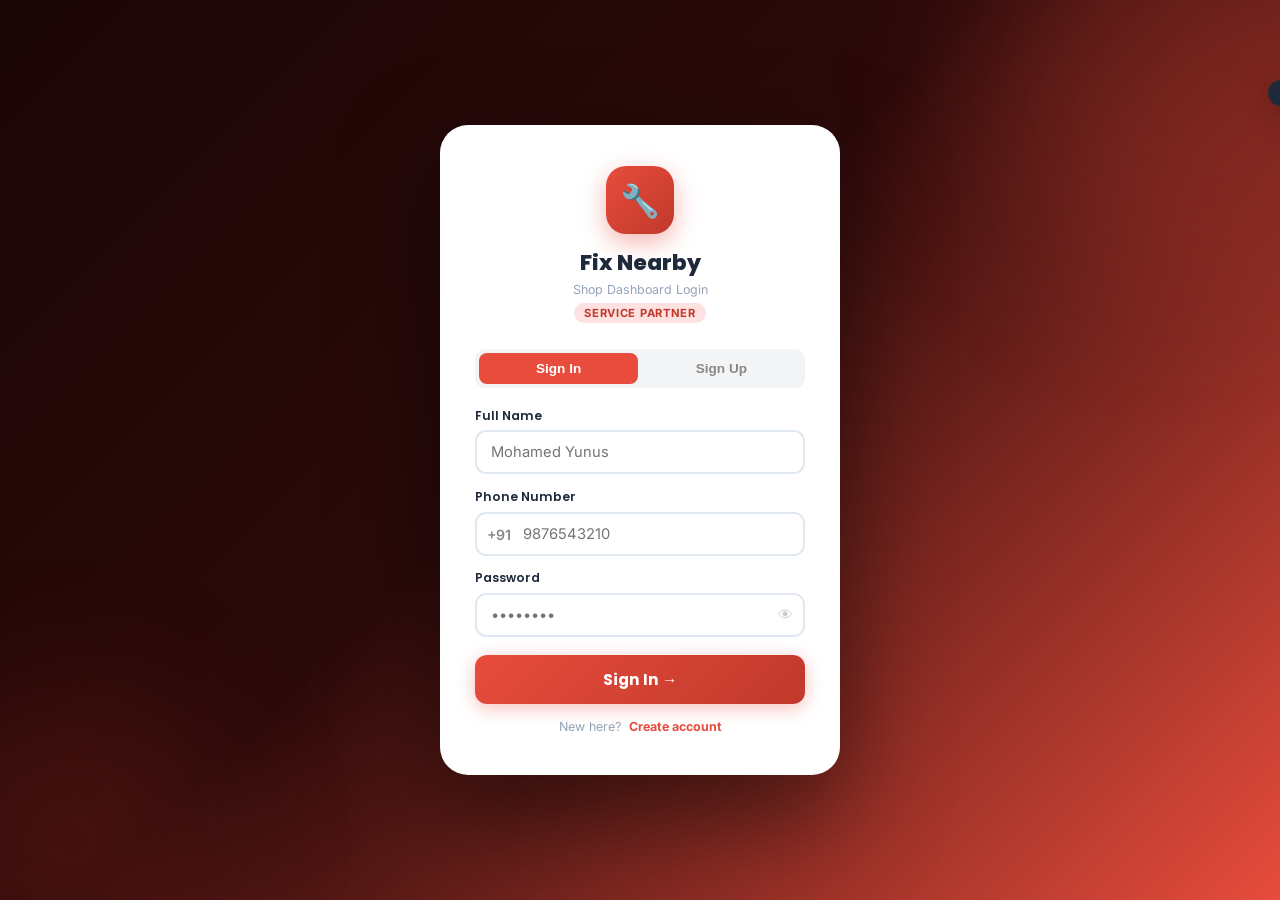
<file: shop_dashboard.html>
<!DOCTYPE html>
<html lang="en">
<head>
<meta charset="UTF-8">
<meta name="viewport" content="width=device-width, initial-scale=1.0">
<title>Fix Nearby — Shop Dashboard</title>
<link href="https://fonts.googleapis.com/css2?family=Poppins:wght@400;600;700;800;900&family=Inter:wght@400;500;600&display=swap" rel="stylesheet">
<style>
    :root {
        --primary: #E74C3C;
        --primary-dark: #C0392B;
        --green: #27AE60;
        --orange: #F39C12;
        --dark: #1e293b;
        --gray: #64748b;
        --light: #f8fafc;
        --border: #e2e8f0;
        --radius: 16px;
        --shadow: 0 4px 20px rgba(0,0,0,.08);
        --shadow-lg: 0 12px 40px rgba(0,0,0,.14);
    }
    * { margin:0; padding:0; box-sizing:border-box; }
    body { font-family:'Inter',sans-serif; background:var(--light); color:var(--dark); min-height:100vh; }

    /* ── LOGIN PAGE ── */
    #shopLogin {
        position:fixed; inset:0; z-index:9999;
        display:flex; align-items:center; justify-content:center;
        background:linear-gradient(135deg,#1a0505 0%,#2C0A0A 45%,#E74C3C 100%);
        transition:opacity .5s, transform .5s;
    }
    #shopLogin.gone { opacity:0; pointer-events:none; transform:scale(1.04); }
    .sl-blob { position:absolute; border-radius:50%; filter:blur(80px); opacity:.2; pointer-events:none; }
    .sl-blob1 { width:400px;height:400px;background:#E74C3C;top:-120px;right:-100px; }
    .sl-blob2 { width:280px;height:280px;background:#C0392B;bottom:-80px;left:-70px; }
    .sl-card {
        position:relative; z-index:2;
        background:#fff; border-radius:28px; padding:2.6rem 2.2rem;
        width:90%; max-width:400px;
        box-shadow:0 40px 100px rgba(0,0,0,.5);
        animation:slRise .55s cubic-bezier(.34,1.56,.64,1);
    }
    @keyframes slRise { from{transform:translateY(60px) scale(.95);opacity:0} to{transform:none;opacity:1} }
    .sl-logo { text-align:center; margin-bottom:1.6rem; }
    .sl-logo-icon {
        width:68px; height:68px; border-radius:20px;
        background:linear-gradient(135deg,#E74C3C,#C0392B);
        display:flex; align-items:center; justify-content:center;
        font-size:2rem; margin:0 auto .7rem;
        box-shadow:0 8px 24px rgba(231,76,60,.4);
    }
    .sl-logo h2 { font-family:'Poppins',sans-serif; font-size:1.35rem; font-weight:800; color:var(--dark); margin:0; }
    .sl-logo p { font-size:.78rem; color:#94a3b8; margin:.2rem 0 0; }
    .sl-badge {
        display:inline-block; background:#fee2e2; color:#c0392b;
        font-size:.7rem; font-weight:700; text-transform:uppercase;
        letter-spacing:.06em; padding:3px 10px; border-radius:999px; margin-top:.4rem;
    }
    .sl-field { margin-bottom:.85rem; }
    .sl-field label { display:block; font-size:.76rem; font-weight:600; color:var(--dark); margin-bottom:.35rem; font-family:'Poppins',sans-serif; }
    .sl-field input {
        width:100%; padding:11px 14px; border:2px solid var(--border);
        border-radius:11px; font-size:.92rem; outline:none;
        transition:border .2s; box-sizing:border-box; color:var(--dark);
        font-family:'Inter',sans-serif;
    }
    .sl-field input:focus { border-color:var(--primary); }
    .sl-row { display:flex; gap:.6rem; }
    .sl-row .sl-field { flex:1; }
    .sl-submit {
        width:100%; padding:13px;
        background:linear-gradient(135deg,#E74C3C,#C0392B);
        color:#fff; border:none; border-radius:12px;
        font-size:.95rem; font-weight:700; font-family:'Poppins',sans-serif;
        cursor:pointer; box-shadow:0 4px 18px rgba(231,76,60,.35);
        transition:all .2s; margin-top:.3rem;
    }
    .sl-submit:hover { transform:translateY(-2px); box-shadow:0 8px 26px rgba(231,76,60,.42); }
    .sl-error {
        background:#fee2e2; color:#c0392b; border-radius:10px;
        padding:9px 13px; font-size:.82rem; font-weight:600;
        margin-bottom:.8rem; display:none;
    }

    /* ── DASHBOARD ── */
    #dashboard { display:none; flex-direction:column; min-height:100vh; }

    /* Topbar */
    .db-topbar {
        background:#fff; border-bottom:1px solid var(--border);
        padding:0 1.5rem; height:64px;
        display:flex; align-items:center; justify-content:space-between;
        position:sticky; top:0; z-index:100;
        box-shadow:0 2px 10px rgba(0,0,0,.06);
    }
    .db-brand { display:flex; align-items:center; gap:.7rem; }
    .db-brand-icon {
        width:38px; height:38px; border-radius:10px;
        background:linear-gradient(135deg,#E74C3C,#C0392B);
        display:flex; align-items:center; justify-content:center;
        font-size:1.1rem;
    }
    .db-brand h1 { font-family:'Poppins',sans-serif; font-size:1.1rem; font-weight:800; color:var(--dark); }
    .db-brand span { font-size:.72rem; color:#94a3b8; font-weight:500; display:block; line-height:1; }
    .db-user { display:flex; align-items:center; gap:.8rem; }
    .db-user-name { font-family:'Poppins',sans-serif; font-size:.85rem; font-weight:700; color:var(--dark); }
    .db-logout {
        padding:7px 14px; background:var(--light); border:1.5px solid var(--border);
        border-radius:8px; font-size:.8rem; font-weight:600; cursor:pointer;
        font-family:'Poppins',sans-serif; color:var(--gray); transition:all .2s;
    }
    .db-logout:hover { border-color:var(--primary); color:var(--primary); }

    /* Stats bar */
    .db-stats {
        display:grid; grid-template-columns:repeat(3,1fr);
        gap:1rem; padding:1.2rem 1.5rem;
        background:#fff; border-bottom:1px solid var(--border);
    }
    .db-stat {
        background:var(--light); border-radius:14px;
        padding:1rem 1.2rem; border:1.5px solid var(--border);
        display:flex; align-items:center; gap:.9rem;
    }
    .db-stat-ico {
        width:42px; height:42px; border-radius:11px;
        display:flex; align-items:center; justify-content:center;
        font-size:1.3rem; flex-shrink:0;
    }
    .db-stat .ds-num { font-family:'Poppins',sans-serif; font-size:1.5rem; font-weight:900; line-height:1; }
    .db-stat .ds-lbl { font-size:.72rem; color:var(--gray); font-weight:600; margin-top:.2rem; }

    /* OTP Entry */
    .db-otp-bar {
        background:#fff; border-bottom:1px solid var(--border);
        padding:1rem 1.5rem;
        display:flex; align-items:center; gap:.8rem;
        flex-wrap:wrap;
    }
    .db-otp-bar label { font-family:'Poppins',sans-serif; font-size:.88rem; font-weight:700; color:var(--dark); white-space:nowrap; }
    .otp-input-wrap { display:flex; gap:.4rem; align-items:center; flex:1; max-width:320px; }
    .otp-input-wrap input {
        flex:1; padding:10px 14px; border:2px solid var(--border);
        border-radius:10px; font-size:1.1rem; font-weight:700;
        letter-spacing:.2em; text-align:center;
        font-family:'Poppins',sans-serif; outline:none;
        transition:border .2s; color:var(--dark);
    }
    .otp-input-wrap input:focus { border-color:var(--primary); }
    .otp-verify-btn {
        padding:10px 20px; background:linear-gradient(135deg,#E74C3C,#C0392B);
        color:#fff; border:none; border-radius:10px;
        font-size:.88rem; font-weight:700; font-family:'Poppins',sans-serif;
        cursor:pointer; white-space:nowrap; transition:all .2s;
        box-shadow:0 3px 12px rgba(231,76,60,.3);
    }
    .otp-verify-btn:hover { transform:translateY(-1px); box-shadow:0 6px 18px rgba(231,76,60,.4); }
    .otp-msg { font-size:.82rem; font-weight:600; }
    .otp-msg.ok { color:var(--green); }
    .otp-msg.err { color:var(--primary); }

    /* Job list */
    .db-main { padding:1.2rem 1.5rem; flex:1; }
    .db-section-title {
        font-family:'Poppins',sans-serif; font-size:1rem; font-weight:800;
        color:var(--dark); margin-bottom:.9rem;
        display:flex; align-items:center; gap:.5rem;
    }
    .db-count-badge {
        background:var(--primary); color:#fff;
        font-size:.7rem; font-weight:800; padding:2px 8px;
        border-radius:999px; font-family:'Poppins',sans-serif;
    }

    /* Job card */
    .job-card {
        background:#fff; border-radius:18px; padding:1.1rem 1.2rem;
        border:1.5px solid var(--border); margin-bottom:.8rem;
        display:flex; align-items:center; gap:1rem;
        transition:all .25s; position:relative; overflow:hidden;
    }
    .job-card::before {
        content:''; position:absolute; left:0; top:0; bottom:0;
        width:4px; background:var(--orange);
        border-radius:4px 0 0 4px;
    }
    .job-card.completed::before { background:var(--green); }
    .job-card:hover { box-shadow:var(--shadow); transform:translateY(-2px); }

    .job-thumb {
        width:56px; height:56px; border-radius:12px;
        object-fit:cover; flex-shrink:0; border:2px solid var(--border);
    }
    .job-thumb-placeholder {
        width:56px; height:56px; border-radius:12px;
        background:var(--light); border:2px solid var(--border);
        display:flex; align-items:center; justify-content:center;
        font-size:1.5rem; flex-shrink:0;
    }
    .job-info { flex:1; min-width:0; }
    .job-info .ji-name { font-family:'Poppins',sans-serif; font-size:.9rem; font-weight:700; color:var(--dark); }
    .job-info .ji-detail { font-size:.78rem; color:var(--gray); margin-top:.2rem; }
    .job-info .ji-otp { 
        display:inline-block; margin-top:.35rem;
        background:#fee2e2; color:#c0392b;
        font-size:.72rem; font-weight:800; padding:2px 9px;
        border-radius:6px; letter-spacing:.08em; font-family:'Poppins',sans-serif;
    }
    .job-info .ji-time { font-size:.72rem; color:#94a3b8; margin-top:.2rem; }

    .job-right { display:flex; flex-direction:column; align-items:flex-end; gap:.5rem; }
    .job-status {
        font-size:.72rem; font-weight:700; padding:4px 12px;
        border-radius:999px; white-space:nowrap;
        font-family:'Poppins',sans-serif;
    }
    .job-status.pending { background:#fff3cd; color:#856404; }
    .job-status.completed { background:#d1fae5; color:#065f46; }

    .job-complete-btn {
        padding:7px 14px; border:none; border-radius:9px;
        font-size:.78rem; font-weight:700; font-family:'Poppins',sans-serif;
        cursor:pointer; transition:all .2s; white-space:nowrap;
        background:linear-gradient(135deg,#27AE60,#1E8449);
        color:#fff; box-shadow:0 2px 10px rgba(39,174,96,.3);
    }
    .job-complete-btn:hover { transform:translateY(-1px); box-shadow:0 4px 14px rgba(39,174,96,.4); }
    .job-complete-btn.done { background:#d1fae5; color:#065f46; box-shadow:none; cursor:default; }

    /* Empty */
    .db-empty {
        text-align:center; padding:3rem 1rem;
        color:var(--gray);
    }
    .db-empty .de-icon { font-size:3rem; margin-bottom:.75rem; }
    .db-empty h3 { font-family:'Poppins',sans-serif; font-size:1rem; font-weight:700; color:var(--dark); margin-bottom:.4rem; }
    .db-empty p { font-size:.84rem; }

    /* Back button */
    .db-back-btn {
        display:inline-flex; align-items:center; gap:.5rem;
        padding:8px 16px; background:var(--light); border:1.5px solid var(--border);
        border-radius:10px; font-size:.82rem; font-weight:600;
        font-family:'Poppins',sans-serif; color:var(--gray);
        cursor:pointer; transition:all .2s; text-decoration:none;
        margin-bottom:1rem;
    }
    .db-back-btn:hover { border-color:var(--primary); color:var(--primary); }

    /* Toast */
    .db-toast {
        position:fixed; top:80px; right:20px; z-index:99999;
        background:#1e293b; color:#fff; border-radius:14px;
        padding:.8rem 1.2rem; font-size:.85rem; font-weight:600;
        font-family:'Poppins',sans-serif;
        box-shadow:0 8px 30px rgba(0,0,0,.25);
        transform:translateX(120%); transition:transform .4s cubic-bezier(.34,1.56,.64,1);
        display:flex; align-items:center; gap:.6rem; max-width:280px;
    }
    .db-toast.show { transform:translateX(0); }
    .db-toast.t-ok { border-left:4px solid var(--green); }
    .db-toast.t-err { border-left:4px solid var(--primary); }

    /* Confirm complete modal */
    #confirmModal {
        display:none; position:fixed; inset:0; z-index:9998;
        align-items:center; justify-content:center;
        background:rgba(0,0,0,.6); backdrop-filter:blur(6px);
    }
    #confirmModal.open { display:flex; animation:cfFade .25s ease; }
    @keyframes cfFade { from{opacity:0} to{opacity:1} }
    .cf-card {
        background:#fff; border-radius:24px; padding:2rem 1.8rem;
        width:90%; max-width:360px; text-align:center;
        box-shadow:0 30px 80px rgba(0,0,0,.25);
        animation:cfPop .4s cubic-bezier(.34,1.56,.64,1);
    }
    @keyframes cfPop { from{transform:scale(.85);opacity:0} to{transform:scale(1);opacity:1} }
    .cf-icon { font-size:3rem; margin-bottom:.75rem; }
    .cf-card h3 { font-family:'Poppins',sans-serif; font-size:1.1rem; font-weight:800; color:var(--dark); margin-bottom:.4rem; }
    .cf-card p { font-size:.83rem; color:var(--gray); margin-bottom:1.3rem; line-height:1.6; }
    .cf-btns { display:flex; gap:.7rem; }
    .cf-yes {
        flex:1; padding:12px; background:linear-gradient(135deg,#27AE60,#1E8449);
        color:#fff; border:none; border-radius:12px;
        font-size:.9rem; font-weight:700; font-family:'Poppins',sans-serif; cursor:pointer;
        box-shadow:0 4px 14px rgba(39,174,96,.35); transition:all .2s;
    }
    .cf-yes:hover { transform:translateY(-1px); }
    .cf-no {
        flex:1; padding:12px; background:var(--light); color:var(--dark);
        border:1.5px solid var(--border); border-radius:12px;
        font-size:.9rem; font-weight:600; font-family:'Poppins',sans-serif; cursor:pointer; transition:all .2s;
    }
    .cf-no:hover { background:var(--border); }

    @media(max-width:600px) {
        .db-stats { grid-template-columns:1fr 1fr; }
        .db-stats .db-stat:last-child { grid-column:span 2; }
        .db-otp-bar { flex-direction:column; align-items:flex-start; }
    }
</style>
</head>
<body>

<!-- ═══ SHOP LOGIN ═══ -->
<div id="shopLogin">
    <div class="sl-blob sl-blob1"></div>
    <div class="sl-blob sl-blob2"></div>
    <div class="sl-card">
        <div class="sl-logo">
            <div class="sl-logo-icon">🔧</div>
            <h2>Fix Nearby</h2>
            <p id="slSubtitle">Shop Dashboard Login</p>
            <span class="sl-badge">Service Partner</span>
        </div>

        <!-- Tab switcher -->
        <div style="display:flex;background:#f3f4f6;border-radius:10px;padding:4px;margin-bottom:1.2rem;gap:4px">
            <button id="tabSignIn" onclick="switchTab('signin')"
                style="flex:1;padding:8px;border:none;border-radius:8px;font-size:.85rem;font-weight:700;cursor:pointer;transition:all .2s;background:#e74c3c;color:#fff">
                Sign In
            </button>
            <button id="tabSignUp" onclick="switchTab('signup')"
                style="flex:1;padding:8px;border:none;border-radius:8px;font-size:.85rem;font-weight:700;cursor:pointer;transition:all .2s;background:transparent;color:#888">
                Sign Up
            </button>
        </div>

        <div class="sl-error" id="slError">Please check your details.</div>
        <div id="slSuccess" style="display:none;background:#d1fae5;color:#065f46;border-radius:8px;padding:10px 12px;font-size:.82rem;font-weight:600;margin-bottom:.8rem;text-align:center"></div>

        <!-- Full name -->
        <div class="sl-field">
            <label>Full Name</label>
            <input type="text" id="slName" placeholder="Mohamed Yunus" autocomplete="name">
        </div>

        <!-- Phone -->
        <div class="sl-field">
            <label>Phone Number</label>
            <div style="position:relative">
                <span style="position:absolute;left:12px;top:50%;transform:translateY(-50%);color:#888;font-size:.88rem;pointer-events:none;font-weight:600">+91</span>
                <input type="tel" id="slPhone" placeholder="9876543210" maxlength="10"
                    style="padding-left:46px"
                    oninput="this.value=this.value.replace(/\D/g,'').slice(0,10);validatePhone(this)"
                    autocomplete="tel">
            </div>
            <div id="phoneErr" style="font-size:.72rem;color:#e74c3c;margin-top:3px;display:none">
                Phone number must be exactly 10 digits.
            </div>
        </div>

        <!-- Password -->
        <div class="sl-field" style="position:relative">
            <label>Password</label>
            <input type="password" id="slPass" placeholder="••••••••" autocomplete="current-password">
            <button type="button" onclick="togglePassVis()"
                id="passEye"
                style="position:absolute;right:10px;top:36px;background:none;border:none;cursor:pointer;padding:2px;color:#aaa;font-size:.95rem;line-height:1;opacity:.6"
                title="Show / hide password">&#x1F441;</button>
        </div>

        <!-- Confirm password (signup only) -->
        <div class="sl-field" id="confirmWrap" style="display:none;position:relative">
            <label>Confirm Password</label>
            <input type="password" id="slConfirm" placeholder="••••••••" autocomplete="new-password">
        </div>

        <button class="sl-submit" id="slBtn" onclick="handleAuth()">Sign In →</button>

        <p style="text-align:center;font-size:.78rem;color:#94a3b8;margin:.9rem 0 0">
            <span id="switchHint">New here?</span>
            <a href="#" onclick="switchTab(currentTab==='signin'?'signup':'signin');return false"
               style="color:#e74c3c;font-weight:700;text-decoration:none;margin-left:4px"
               id="switchLink">Create account</a>
        </p>
    </div>
</div>

<!-- ═══ DASHBOARD ═══ -->
<div id="dashboard">
    <!-- Topbar -->
    <div class="db-topbar">
        <div class="db-brand">
            <div class="db-brand-icon">🔧</div>
            <div>
                <h1>Fix Nearby</h1>
                <span id="dbShopName">Shop Dashboard</span>
            </div>
        </div>
        <div class="db-user">
            <div class="db-user-name" id="dbUserName">Shop Owner</div>
            <button class="db-logout" onclick="shopLogout()">Logout</button>
        </div>
    </div>

    <!-- Stats -->
    <div class="db-stats">
        <div class="db-stat">
            <div class="db-stat-ico" style="background:#fee2e2">📋</div>
            <div>
                <div class="ds-num" id="statTotal" style="color:#e74c3c">0</div>
                <div class="ds-lbl">Total Jobs</div>
            </div>
        </div>
        <div class="db-stat">
            <div class="db-stat-ico" style="background:#fff3cd">⏳</div>
            <div>
                <div class="ds-num" id="statPending" style="color:#f39c12">0</div>
                <div class="ds-lbl">Pending</div>
            </div>
        </div>
        <div class="db-stat">
            <div class="db-stat-ico" style="background:#d1fae5">✅</div>
            <div>
                <div class="ds-num" id="statDone" style="color:#27ae60">0</div>
                <div class="ds-lbl">Completed</div>
            </div>
        </div>
    </div>

    <!-- OTP verify bar -->
    <div class="db-otp-bar">
        <label>🔐 Verify Customer OTP:</label>
        <div class="otp-input-wrap">
            <input type="text" id="otpInput" maxlength="6" placeholder="Enter 6-digit OTP"
                   oninput="this.value=this.value.replace(/\D/g,'')">
            <button class="otp-verify-btn" onclick="verifyOTP()">Verify & Add</button>
        </div>
        <span class="otp-msg" id="otpMsg"></span>
    </div>

    <!-- Job list -->
    <div class="db-main">
        <a href="index.html" class="db-back-btn">← Back to Fix Nearby</a>

        <div class="db-section-title">
            ⏳ Pending Jobs
            <span class="db-count-badge" id="pendingCount">0</span>
        </div>
        <div id="pendingList"></div>

        <div class="db-section-title" style="margin-top:1.5rem">
            ✅ Completed Jobs
            <span class="db-count-badge" id="doneCount" style="background:#27ae60">0</span>
        </div>
        <div id="completedList"></div>
    </div>
</div>

<!-- Confirm modal -->
<div id="confirmModal">
    <div class="cf-card">
        <div class="cf-icon">✅</div>
        <h3>Mark as Complete?</h3>
        <p id="cfMsg">Are you sure the repair is done? This will notify the customer.</p>
        <div class="cf-btns">
            <button class="cf-yes" onclick="confirmComplete()">Yes, Complete</button>
            <button class="cf-no" onclick="closeConfirm()">Cancel</button>
        </div>
    </div>
</div>

<!-- Toast -->
<div class="db-toast" id="dbToast"></div>

<script>
// ══════════════════════════════════════
// DATA — localStorage keys
// ══════════════════════════════════════
const JOBS_KEY   = 'shopDashboardJobs';   // shop's own job list
const HIST_KEY   = 'fixNearbyHistory';    // shared with user index.html

let shopJobs    = JSON.parse(localStorage.getItem(JOBS_KEY)  || '[]');
let shopProfile = JSON.parse(localStorage.getItem('shopProfile') || 'null');
let _pendingCompleteId = null;

// ══════════════════════════════════════
// LOGIN
// ══════════════════════════════════════
// ── TAB STATE ───────────────────────────────────────────────────────────
let currentTab = 'signin';

function switchTab(tab) {
    currentTab = tab;
    const isSignup = tab === 'signup';

    // Tab button styles
    document.getElementById('tabSignIn').style.background  = isSignup ? 'transparent' : '#e74c3c';
    document.getElementById('tabSignIn').style.color       = isSignup ? '#888' : '#fff';
    document.getElementById('tabSignUp').style.background  = isSignup ? '#e74c3c' : 'transparent';
    document.getElementById('tabSignUp').style.color       = isSignup ? '#fff' : '#888';

    // Show/hide confirm password
    document.getElementById('confirmWrap').style.display = isSignup ? 'block' : 'none';

    // Update button text & subtitle
    document.getElementById('slBtn').textContent      = isSignup ? 'Create Account →' : 'Sign In →';
    document.getElementById('slSubtitle').textContent = isSignup ? 'Create your account' : 'Shop Dashboard Login';
    document.getElementById('switchHint').textContent  = isSignup ? 'Already have an account?' : 'New here?';
    document.getElementById('switchLink').textContent  = isSignup ? 'Sign in' : 'Create account';

    // Clear errors & messages
    document.getElementById('slError').style.display   = 'none';
    document.getElementById('slSuccess').style.display = 'none';
    document.getElementById('phoneErr').style.display  = 'none';
    document.getElementById('slPass').value    = '';
    document.getElementById('slConfirm').value = '';
}

// ── VALIDATION HELPERS ───────────────────────────────────────────────────
function validatePhone(input) {
    const err = document.getElementById('phoneErr');
    err.style.display = (input.value.length > 0 && input.value.length < 10) ? 'block' : 'none';
}

function togglePassVis() {
    const inp = document.getElementById('slPass');
    const eye = document.getElementById('passEye');
    inp.type = inp.type === 'password' ? 'text' : 'password';
    eye.style.opacity = inp.type === 'text' ? '1' : '0.6';
}

// ── SIGNUP ───────────────────────────────────────────────────────────────
function shopSignup() {
    const name    = document.getElementById('slName').value.trim();
    const phone   = document.getElementById('slPhone').value.replace(/\D/g,'');
    const pass    = document.getElementById('slPass').value;
    const confirm = document.getElementById('slConfirm').value;

    if (!name)              { showErr('Please enter your full name.'); return; }
    if (phone.length !== 10){ document.getElementById('phoneErr').style.display='block'; showErr('Enter a valid 10-digit phone number.'); return; }
    if (pass.length < 4)    { showErr('Password must be at least 4 characters.'); return; }
    if (pass !== confirm)   { showErr('Passwords do not match.'); return; }

    // Check if already registered
    const existing = JSON.parse(localStorage.getItem('shopProfile') || 'null');
    if (existing && existing.phone === phone) {
        showErr('This phone number is already registered. Please sign in.'); return;
    }

    // Save new account
    const profile = { name, phone, pass };
    localStorage.setItem('shopProfile', JSON.stringify(profile));
    shopProfile = profile;

    showSuccess('Account created! Signing you in...');
    setTimeout(() => enterDashboard(name), 1200);
}

// ── SIGNIN ───────────────────────────────────────────────────────────────
function shopLogin() {
    const phone = document.getElementById('slPhone').value.replace(/\D/g,'');
    const pass  = document.getElementById('slPass').value;

    if (phone.length !== 10){ document.getElementById('phoneErr').style.display='block'; showErr('Enter a valid 10-digit phone number.'); return; }
    if (!pass)               { showErr('Please enter your password.'); return; }

    const saved = JSON.parse(localStorage.getItem('shopProfile') || 'null');
    if (!saved)              { showErr('No account found. Please sign up first.'); return; }
    if (saved.phone !== phone || saved.pass !== pass) {
        showErr('Phone number or password is incorrect.'); return;
    }

    enterDashboard(saved.name);
}

// ── COMBINED HANDLER ─────────────────────────────────────────────────────
function handleAuth() {
    currentTab === 'signup' ? shopSignup() : shopLogin();
}

function enterDashboard(name) {
    document.getElementById('shopLogin').classList.add('gone');
    setTimeout(() => {
        document.getElementById('shopLogin').style.display = 'none';
        document.getElementById('dashboard').style.display = 'flex';
        document.getElementById('dbUserName').textContent  = name || 'Shop Owner';
        document.getElementById('dbShopName').textContent  = 'Fix Nearby Dashboard';
        renderJobs();
    }, 520);
}

function showErr(msg) {
    const el = document.getElementById('slError');
    el.textContent = msg; el.style.display = 'block';
    setTimeout(() => el.style.display = 'none', 3500);
}

function showSuccess(msg) {
    const el = document.getElementById('slSuccess');
    el.textContent = msg; el.style.display = 'block';
}

function shopLogout() {
    document.getElementById('dashboard').style.display = 'none';
    document.getElementById('shopLogin').style.display = 'flex';
    document.getElementById('shopLogin').classList.remove('gone');
    // Clear ALL fields on logout
    document.getElementById('slName').value    = '';
    document.getElementById('slPhone').value   = '';
    document.getElementById('slPass').value    = '';
    document.getElementById('slConfirm').value = '';
    document.getElementById('slError').style.display   = 'none';
    document.getElementById('slSuccess').style.display = 'none';
    document.getElementById('phoneErr').style.display  = 'none';
    // Reset to signin tab
    switchTab('signin');
}

// Auto-login if already saved profile
window.addEventListener('load', () => {
    if (shopProfile) {
        enterDashboard(shopProfile.name);
    }
});

// ══════════════════════════════════════
// OTP VERIFY — look up in user history
// ══════════════════════════════════════
function verifyOTP() {
    const otp = document.getElementById('otpInput').value.trim();
    const msg = document.getElementById('otpMsg');

    if (otp.length !== 6) {
        msg.textContent = '⚠️ Enter a 6-digit OTP'; msg.className = 'otp-msg err'; return;
    }

    // Check if already added to shop jobs
    if (shopJobs.find(j => j.otp === otp)) {
        msg.textContent = '⚠️ Already added'; msg.className = 'otp-msg err'; return;
    }

    // Look up in user history
    const hist = JSON.parse(localStorage.getItem(HIST_KEY) || '[]');
    const job  = hist.find(h => h.otp === otp);

    if (!job) {
        msg.textContent = '❌ Invalid OTP'; msg.className = 'otp-msg err'; return;
    }

    // Add to shop jobs
    const shopJob = {
        id:        job.id || Date.now(),
        otp:       otp,
        userName:  (job.userName || 'Customer').replace('👤 ',''),
        device:    job.device || 'unknown',
        damage:    job.damage || 'Damage',
        severity:  job.severity || '',
        confidence:job.confidence || 0,
        date:      job.date || new Date().toLocaleDateString('en-IN'),
        time:      job.time || new Date().toLocaleTimeString('en-IN',{hour:'2-digit',minute:'2-digit'}),
        thumbnail: job.thumbnail || '',
        status:    'pending'
    };

    shopJobs.unshift(shopJob);
    localStorage.setItem(JOBS_KEY, JSON.stringify(shopJobs));

    msg.textContent = '✅ Job added!'; msg.className = 'otp-msg ok';
    document.getElementById('otpInput').value = '';
    setTimeout(() => msg.textContent = '', 3000);

    renderJobs();
    dbToast('✅ Customer job added successfully!', 'ok');
}

// ══════════════════════════════════════
// RENDER
// ══════════════════════════════════════
function renderJobs() {
    const pending   = shopJobs.filter(j => j.status === 'pending');
    const completed = shopJobs.filter(j => j.status === 'completed');

    document.getElementById('statTotal').textContent   = shopJobs.length;
    document.getElementById('statPending').textContent = pending.length;
    document.getElementById('statDone').textContent    = completed.length;
    document.getElementById('pendingCount').textContent = pending.length;
    document.getElementById('doneCount').textContent   = completed.length;

    renderList('pendingList',   pending,   false);
    renderList('completedList', completed, true);
}

function renderList(containerId, jobs, isDone) {
    const el = document.getElementById(containerId);
    if (jobs.length === 0) {
        el.innerHTML = '<div class="db-empty"><div class="de-icon">'
            + (isDone ? '🎉' : '📭') + '</div><h3>'
            + (isDone ? 'No completed jobs yet' : 'No pending jobs') + '</h3><p>'
            + (isDone ? 'Completed repairs will appear here.' : 'Verify a customer OTP to add jobs.')
            + '</p></div>';
        return;
    }
    el.innerHTML = '';
    jobs.forEach(job => {
        const card = document.createElement('div');
        card.className = 'job-card' + (isDone ? ' completed' : '');
        const devIcons = {mobile:'📱', laptop:'💻'};
        const thumbHtml = job.thumbnail
            ? '<img class="job-thumb" src="'+job.thumbnail+'" alt="">'
            : '<div class="job-thumb-placeholder">'+(devIcons[job.device]||'🔧')+'</div>';
        const conf = job.confidence ? Math.round(job.confidence*100)+'%' : '';
        const detailText = (devIcons[job.device]||'') + ' ' + job.device
            + (job.severity ? ' · ' + job.severity : '')
            + (conf ? ' · ' + conf + ' confidence' : '');

        const rightHtml = isDone
            ? '<div class="job-status completed">✅ Completed</div>'
            : '<div class="job-status pending">⏳ Pending</div>'
              + '<button class="job-complete-btn" onclick="askComplete(\''+job.otp+'\')">Mark Complete ✓</button>';

        card.innerHTML = thumbHtml
            + '<div class="job-info">'
            + '<div class="ji-name">👤 ' + job.userName + '</div>'
            + '<div class="ji-detail">' + detailText + '</div>'
            + '<div class="ji-detail" style="font-weight:600;color:#c0392b">' + job.damage + '</div>'
            + '<div class="ji-otp">OTP: ' + job.otp + '</div>'
            + '<div class="ji-time">📅 ' + job.date + ' ' + job.time + '</div>'
            + '</div>'
            + '<div class="job-right">' + rightHtml + '</div>';
        el.appendChild(card);
    });
}

// ══════════════════════════════════════
// COMPLETE JOB
// ══════════════════════════════════════
function askComplete(otp) {
    _pendingCompleteId = otp;
    const job = shopJobs.find(j => j.otp === otp);
    if (job) {
        document.getElementById('cfMsg').textContent =
            'Mark "' + job.damage + '" for ' + job.userName + ' as complete?';
    }
    document.getElementById('confirmModal').classList.add('open');
}
function closeConfirm() {
    document.getElementById('confirmModal').classList.remove('open');
    _pendingCompleteId = null;
}
function confirmComplete() {
    const otp = _pendingCompleteId;
    closeConfirm();
    if (!otp) return;

    // Update shop jobs
    const idx = shopJobs.findIndex(j => j.otp === otp);
    if (idx === -1) return;
    shopJobs[idx].status = 'completed';
    localStorage.setItem(JOBS_KEY, JSON.stringify(shopJobs));

    // Update user history in shared localStorage
    let hist = JSON.parse(localStorage.getItem(HIST_KEY) || '[]');
    const hIdx = hist.findIndex(h => h.otp === otp);
    if (hIdx !== -1) {
        hist[hIdx].status = 'fixed';
        localStorage.setItem(HIST_KEY, JSON.stringify(hist));
    }

    renderJobs();
    dbToast('✅ Job marked complete! Customer notified.', 'ok');
}

// ══════════════════════════════════════
// TOAST
// ══════════════════════════════════════
function dbToast(msg, type) {
    const t = document.getElementById('dbToast');
    t.textContent = msg;
    t.className = 'db-toast show t-' + (type || 'ok');
    clearTimeout(t._tmr);
    t._tmr = setTimeout(() => t.classList.remove('show'), 3000);
}

// ══════════════════════════════════════
// INIT
// ══════════════════════════════════════
// Poll for updates every 5s (auto-refresh jobs)
setInterval(() => {
    if (document.getElementById('dashboard').style.display !== 'none') {
        shopJobs = JSON.parse(localStorage.getItem(JOBS_KEY) || '[]');
        renderJobs();
    }
}, 5000);
</script>
</body>
</html>
</file>
